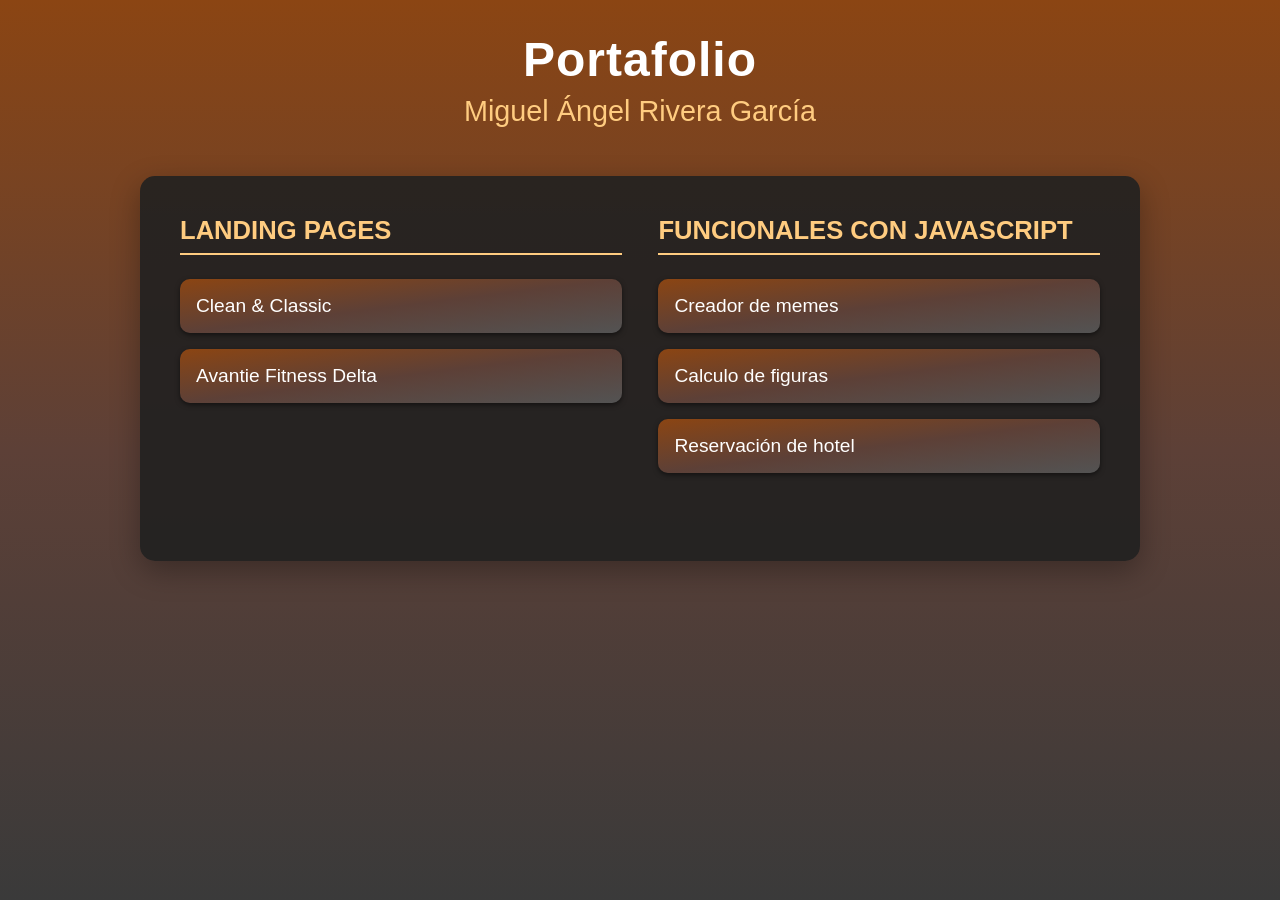
<file: index.html>
<!DOCTYPE html>
<html lang="es">
<head>
    <meta charset="UTF-8">
    <meta name="viewport" content="width=device-width, initial-scale=1.0">
    <link rel="stylesheet" href="css/estilos.css">
    <link rel="icon" href="imagenes/logotipoMiguelRivera.png" type="image/png">
    <title>Portafolio</title>
</head>
<body>
    <header>
      <h1>Portafolio</h1>
      <h3>Miguel Ángel Rivera García</h3>
    </header>
    <article>
      <div class="caja">
        <h4 class="cajabtn">Landing pages</h4>
        <div class="caja-contenido">
          <a href="./Clean&Classic/index.html">Clean & Classic</a>
          <a href="./SitioWebAvantie/index.html">Avantie Fitness Delta</a>
        </div>
      </div>
      <div class="caja">
        <h4 class="cajabtn">Funcionales con JavaScript</h4>
        <div class="caja-contenido">
          <a href="./MemeCreador/memes.html">Creador de memes</a>
          <a href="./Figuras/figuras.html">Calculo de figuras</a>
          <a href="./ReservacionHotel/hotel.html">Reservación de hotel</a>
        </div>
      </div>
    </article>
</body>
</html>
</file>
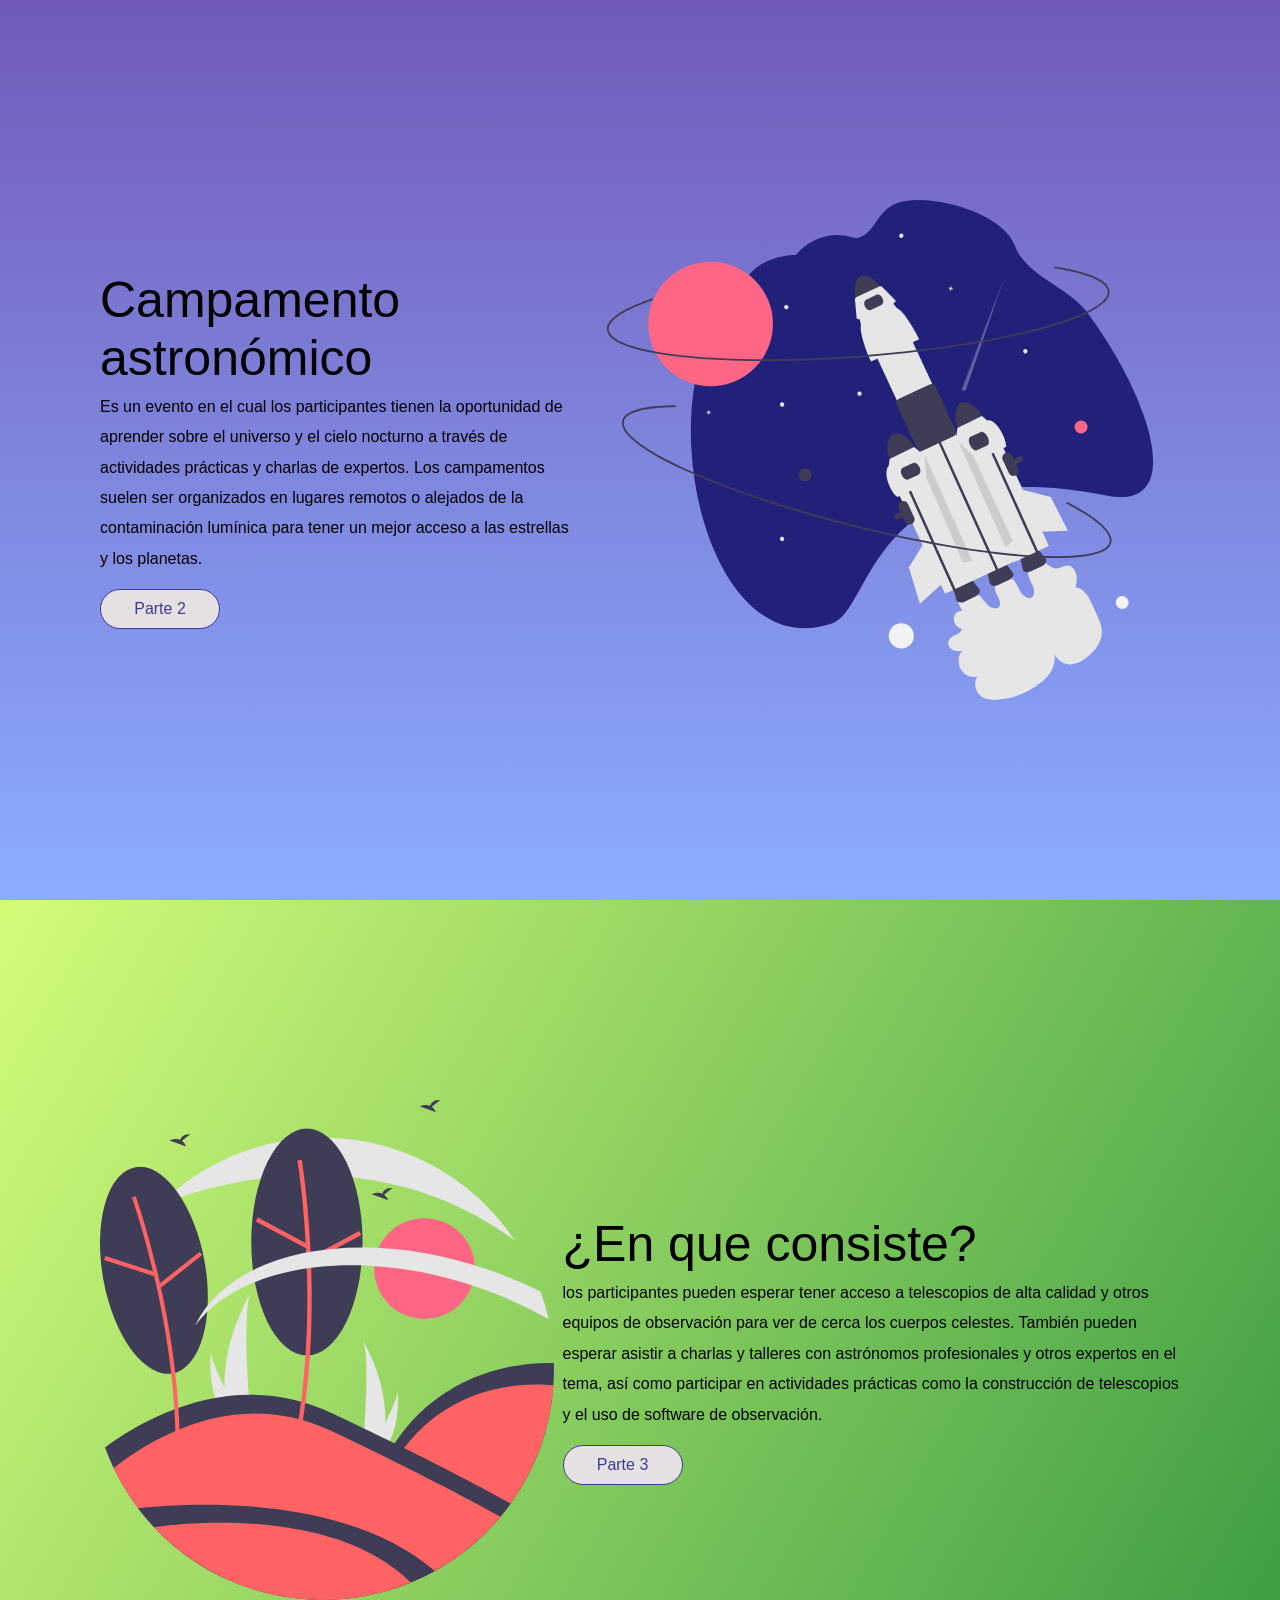
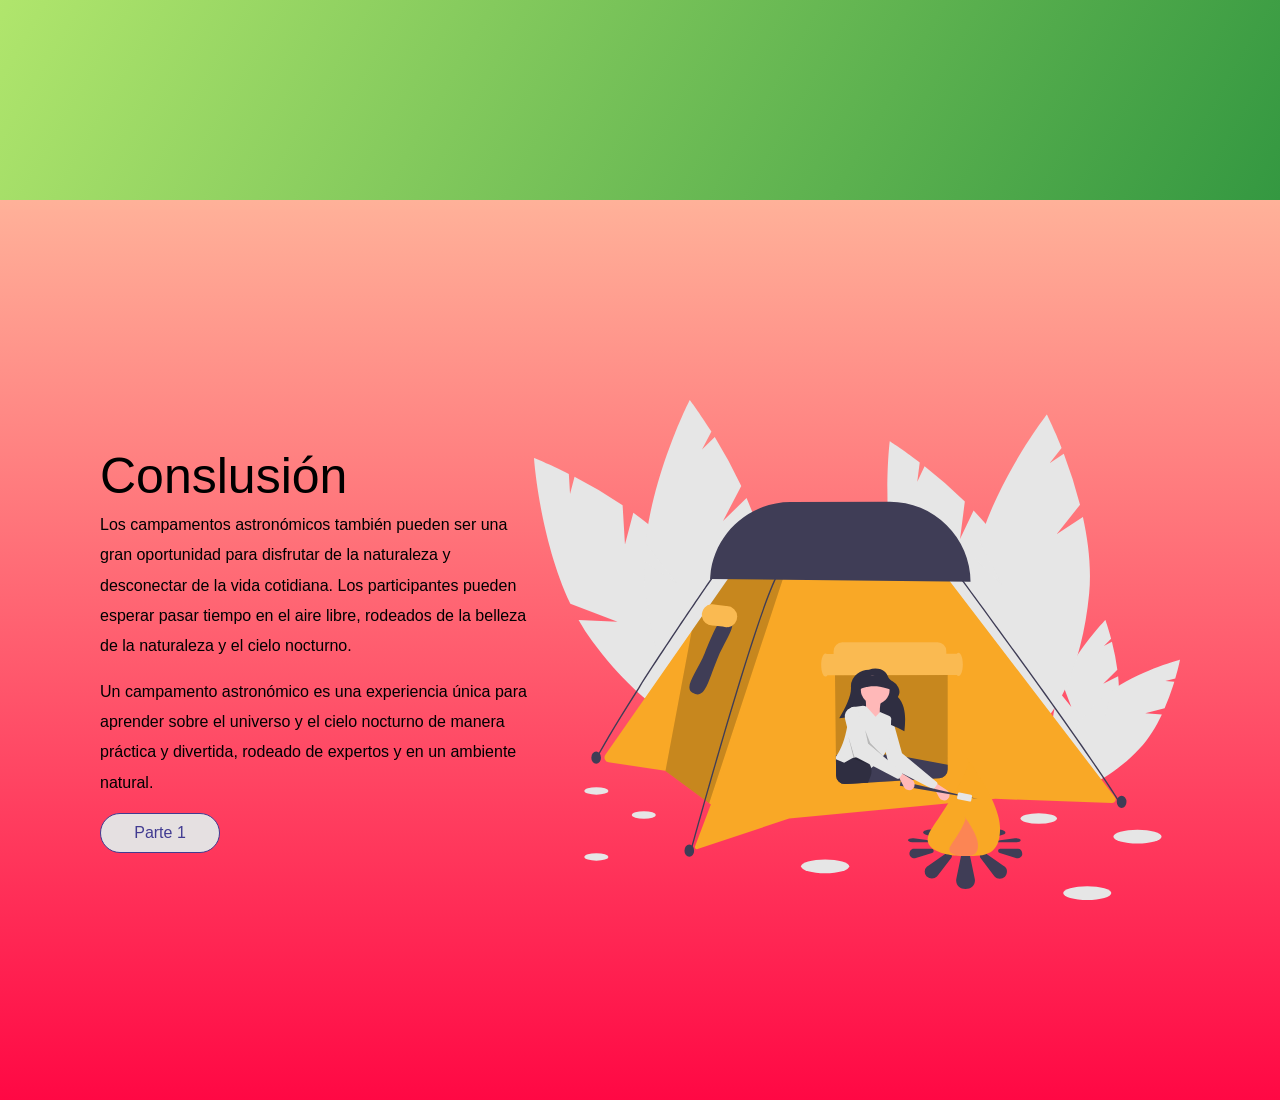
<file: Campamento-astronomico/index.html>
<!DOCTYPE html>
<html>

<head>
  <meta charset="utf-8">
  <meta name="viewport" content="width=device-width">
  <title>Efecto Smooth Scroll</title>
  <link href="css/style.css" rel="stylesheet" type="text/css" />
  <link href="css/style_anim.css" rel="stylesheet" type="text/css" />
</head>

<body>
  <!-- 1ra seccion -->
  <section id="sec1" class="contenedor">
    <section class="contenedor-texto">
      <h2>Campamento astronómico</h2>
      <p>Es un evento en el cual los participantes tienen la oportunidad de aprender sobre el universo y el cielo
        nocturno a través de actividades prácticas y charlas de expertos. Los campamentos suelen ser organizados en
        lugares remotos o alejados de la contaminación lumínica para tener un mejor acceso a las estrellas y los
        planetas.</p>
      <a href="#sec2">Parte 2</a>
    </section>
    <section class="banner_img" id="im1">
      <!-- no debe contener espacios -->
      <img src="images/cohete.svg" alt="Seccion 1" height=50px>
    </section>
    <section class="burbujas">
      <div class="burbuja"></div><!-- etiqueta de division -->
      <div class="burbuja"></div>
      <div class="burbuja"></div>
      <div class="burbuja"></div>
      <div class="burbuja"></div>
      <div class="burbuja"></div>
      <div class="burbuja"></div>
      <div class="burbuja"></div>
      <div class="burbuja"></div>
      <div class="burbuja"></div>
    </section>
  </section>
  <!-- 2da seccion -->
  <section id="sec2" class="contenedor">
    <img src="images/nature.svg" alt="Seccion 2">
    <div class="contenedor-texto">
      <h2>¿En que consiste?</h2>
      <p>los participantes pueden esperar tener acceso a telescopios de alta calidad y otros equipos de observación para
        ver de cerca los cuerpos celestes. También pueden esperar asistir a charlas y talleres con astrónomos
        profesionales y otros expertos en el tema, así como participar en actividades prácticas como la construcción de
        telescopios y el uso de software de observación.</p>
      <a href=#sec3>Parte 3</a>
    </div>

  </section>
  <!-- 3ra seccion -->
  <section id="sec3" class="contenedor">
    <div class="contenedor-texto">
      <h2>Conslusión</h2>
      <p> Los campamentos astronómicos también pueden ser una gran oportunidad para disfrutar de la naturaleza y
        desconectar de la vida cotidiana. Los participantes pueden esperar pasar tiempo en el aire libre, rodeados de la
        belleza de la naturaleza y el cielo nocturno.</p>
      <p>
        Un campamento astronómico es una experiencia única para aprender sobre el universo y el cielo nocturno de
        manera práctica y divertida, rodeado de expertos y en un ambiente natural.</p>
      <a href=#sec1>Parte 1</a>
    </div>
    <img src="images/camping.svg" alt="Seccion 3">
  </section>
</body>

</html>

<!-- unDraw -->
</file>
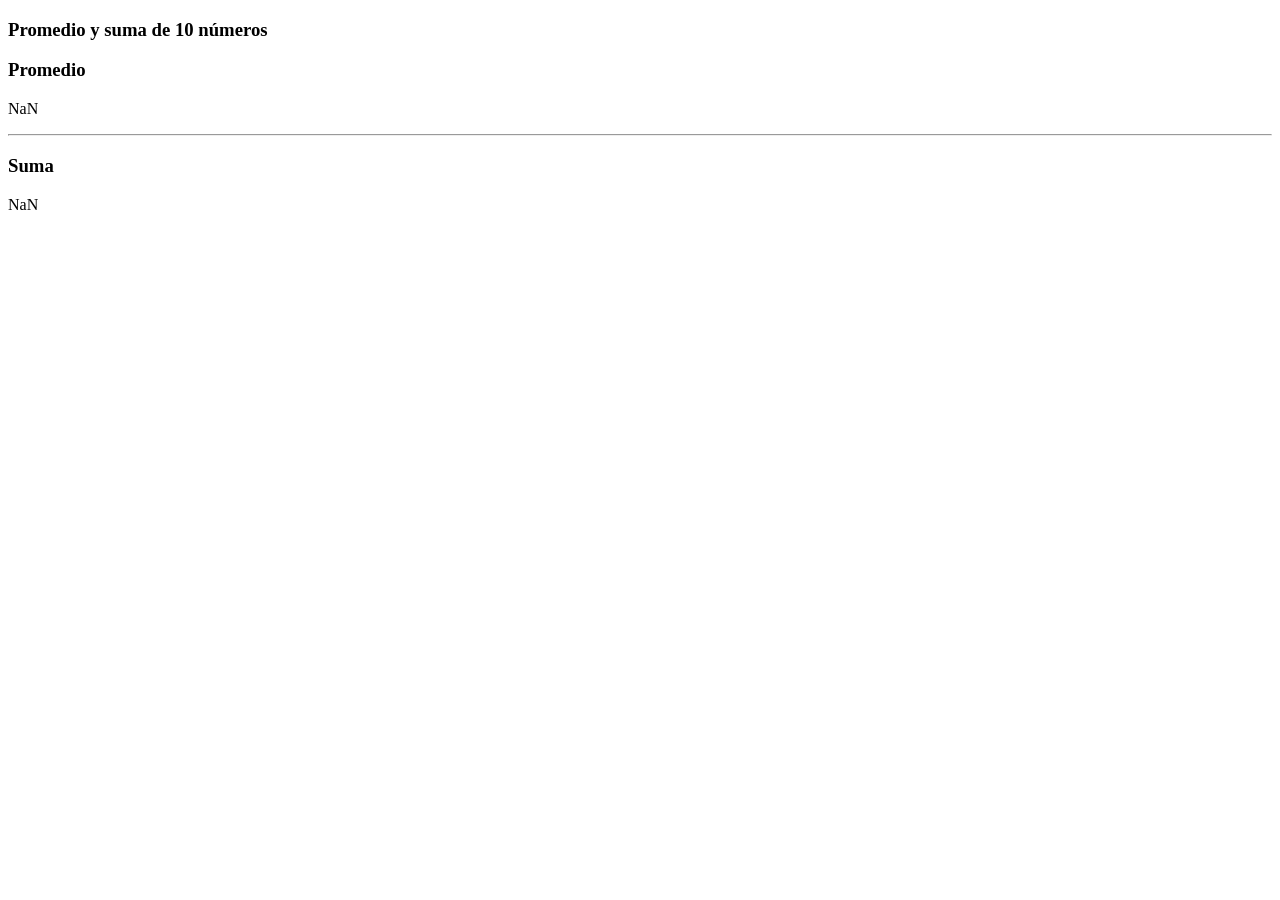
<file: promediar10.html>
<!DOCTYPE html>
<html lang="en">
<head>
    <meta charset="UTF-8">
    <meta http-equiv="X-UA-Compatible" content="IE=edge">
    <meta name="viewport" content="width=device-width, initial-scale=1.0">
    <!-- <link rel="stylesheet" href="css/estilo.css"> -->
    <title>Encuentra la letra mágica</title>
</head>
<body>
    
    <section>
        <article>
            <h1>Promedio y suma de 10 números</h1>

            <h3>Promedio</h3>
            <p id="promedio"></p>

            <hr>

            <h3>Suma</h3>
            <p id="suma"></p>
            
        </article>
    </section>
    <script src="js/promediar10.js"></script>
    
</body>
</html>
</file>
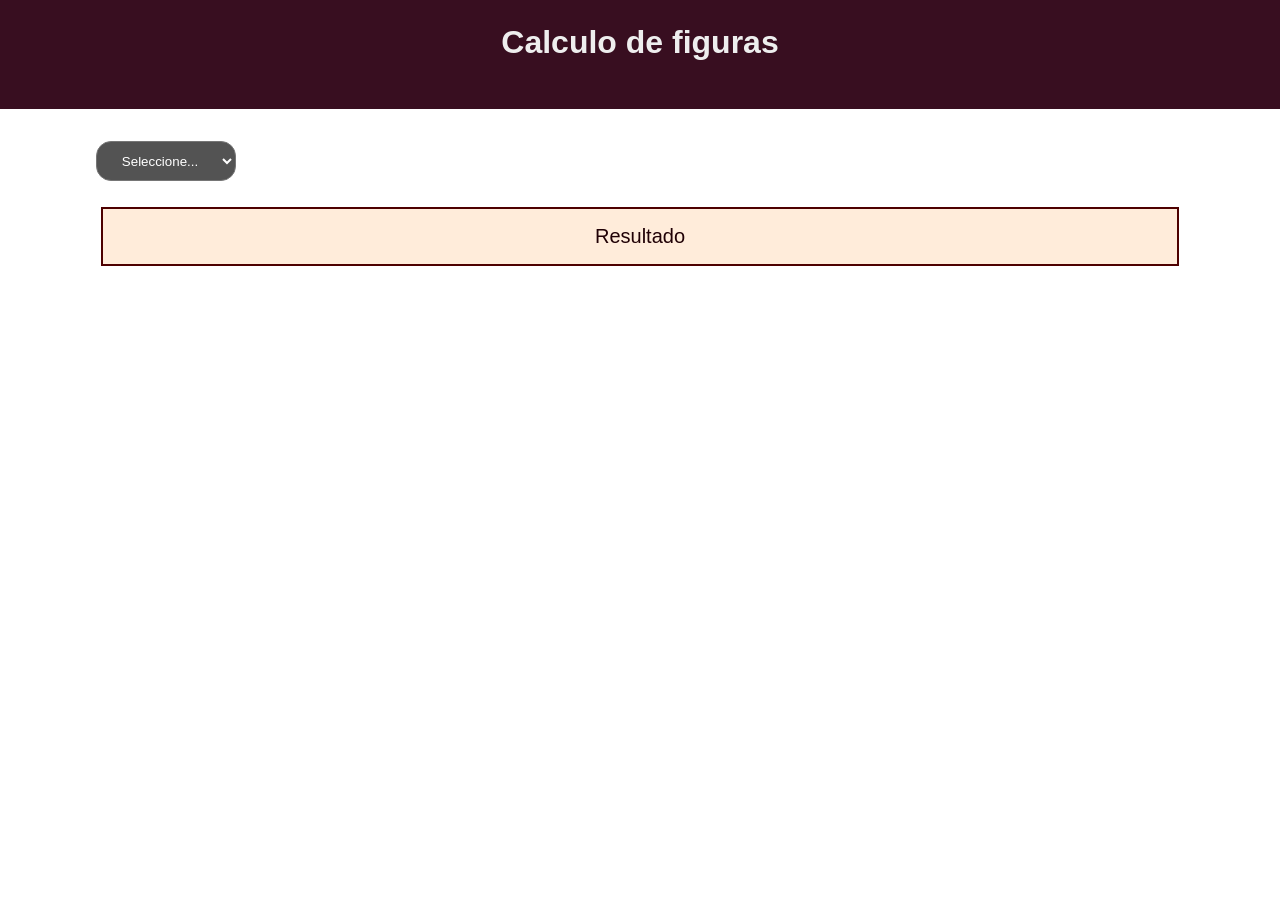
<file: Figuras/figuras.html>
<!DOCTYPE html>
<html lang="en">
<head>
    <meta charset="UTF-8">
    <meta http-equiv="X-UA-Compatible" content="IE=edge">
    <meta name="viewport" content="width=device-width, initial-scale=1.0">
    <title>Calculo de figuras</title>
    <link rel="stylesheet" href="css/figuras.css" type="text/css"/>
</head>
<body>
    <header>
            <h1>Calculo de figuras</h1>
    </header>
    <section id="todo">
        <section id="principal" class="col-sm-3">
            <select id="opciones"> 
				<option value="0" selected>Seleccione...</option>
                <option value="cuadrado">Cuadrado</option>
                <option value="triangulo">Triangulo</option>
                <option value="circulo">Circulo</option>
           </select>
        </section> 

        <section>

            <article id="cuadrado" class="caja">
                <img src="img/cuadrado.png" alt="figura">
                <label for="cuadradoLado">Su lado es de</label>
                <input type="text" name="cuadrado" id="lado" class="escribir">
                <input type="button" value="Mostrar datos"  onclick="figura.calcularArea();" placeholder="Calcular" class="boton">
           </article>
           <article id="triangulo" class="caja">
                <img src="img/triangulo.jpg" alt="figura">
                <label for="trianguloBase">Su base es de</label>
                <input type="text" name="base" id="base" class="escribir">
                <label for="trianguloAltura">Su altura es de</label>
                <input type="text" name="altura" id="altura" class="escribir">
                <input type="button" value="Mostrar datos" onclick="figura.calcularArea();" placeholder="Calcular" class="boton">
           </article>
           <article id="circulo" class="caja">
                <img src="img/circulo.jpg" alt="figura">
                <label for="circuloRadio">Su radio es de</label>
                <input type="text" name="radio" id="radio" class="escribir">
                <input type="button" value="Mostrar datos" onclick="figura.calcularArea();" placeholder="Calcular" class="boton">
           </article>

            <p id="resultado" class="res">Resultado</p>

        </section>
    </section>
    <script src="js/funcionesFigura.js"></script>
</body>
</html>
</file>
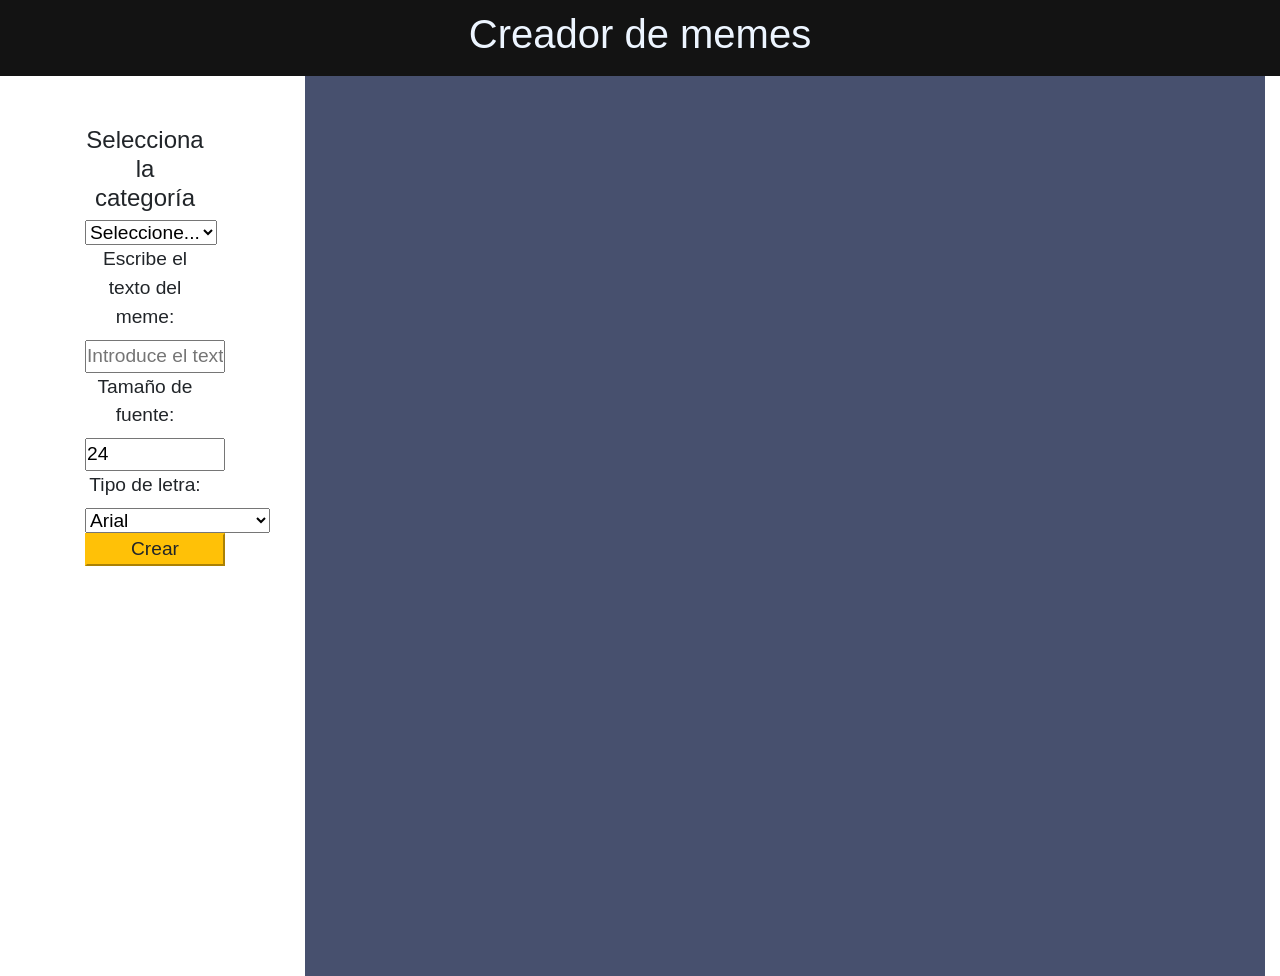
<file: MemeCreador/memes.html>
<!DOCTYPE html>
<html lang="en">
<head>
    <meta charset="UTF-8">
    <meta http-equiv="X-UA-Compatible" content="IE=edge">
    <meta name="viewport" content="width=device-width, initial-scale=1.0">
    <title>Creador de Memes</title>
    <link rel="stylesheet" href="css/estilo.css" type="text/css"/>
    <link rel="stylesheet" href="https://maxcdn.bootstrapcdn.com/bootstrap/4.5.2/css/bootstrap.min.css">
     <!-- jQuery library -->
    <script src="https://ajax.googleapis.com/ajax/libs/jquery/3.5.1/jquery.min.js"></script>
    <!-- Popper JS -->
    <script src="https://cdnjs.cloudflare.com/ajax/libs/popper.js/1.16.0/umd/popper.min.js"></script>
    <!-- Latest compiled JavaScript -->
    <script src="https://maxcdn.bootstrapcdn.com/bootstrap/4.5.2/js/bootstrap.min.js"></script>
</head>
<body>
    <header>
        <h1>Creador de memes</h1>
    </header>
    <section class="row conteiner-fluid vh-100 todo" id="todo">
        <aside id="lateral" class="col-sm-3 late">
            <h4>Selecciona la categoría</h4>
            <select id="cambiar"> 
                
				<option value="0" selected>Seleccione...</option>
                <option value="perros">Perros</option>
                <option value="dibujos">Animaciones</option>
                <option value="humanos">Humanos</option>
           </select>
           <!-- modificar texto -->
           <label for="texto">Escribe el texto del meme:</label><br>
           <input type="text" id="texto" placeholder="Introduce el texto"><br>
           
           <label for="tamanio">Tamaño de fuente:</label>
           <input type="number" id="tamano-input" min="8" max="72" value="24">
           
           <label for="tipo">Tipo de letra:</label>
           <select id="tipo-input">
             <option value="Arial">Arial</option>
             <option value="Times New Roman">Times New Roman</option>
             <option value="Verdana">Verdana</option>
             <option value="Courier New">Courier New</option>
             <option value="Impact">Impact</option>
           </select>
           
           <input type="button" class="btn-warning" onclick="texto();" value="Crear">

        </aside>  
        <section id="principal" class="col-sm-9 prin">

              <article id="perros" class="contenedor art">
                <h3>perros</h3>
                <div class="grupo">
                    <div class="col-4">
                        <img src="img/perro1.jpg" class="galeria" onclick="meme('1');" alt="uno">
                    </div>
                    <div class="col-4">
                        <img src="img/perro2.jpg" class="galeria" onclick="meme('2');" alt="uno">
                    </div>
                    <div class="col-4">
                        <img src="img/perro3.jpg" class="galeria" onclick="meme('3');" alt="uno">
                    </div>
                </div>
                <div class="memeCreado">
                    <img id="mostrar1" src="img/uno.jpg" class="galeria mo" alt="u">
                    <div class="texto-encima"><p id="txt">Texto</p></div>
                </div>
              </article>

              <article id="dibujos" class="contenedor art">
                <h3>dibujos</h3>
                <div class="grupo">
                    <div class="col-4">
                        <img src="img/dibujo1.jpg" class="galeria" onclick="meme2('1');" alt="uno">
                    </div>
                    <div class="col-4">
                        <img src="img/dibujo2.jpg" class="galeria" onclick="meme2('2');" alt="uno">
                    </div>
                    <div class="col-4">
                        <img src="img/dibujo3.jpg" class="galeria" onclick="meme2('3');" alt="uno">
                    </div>
                </div>
                <div class="memeCreado">
                    <img id="mostrar2" src="img/uno.jpg" class="galeria mo" alt="u">
                    <div class="texto-encima"><p id="txt2">Texto</p></div>
                </div>
              </article>

              <article id="humanos" class="contenedor art">
                <h3>humanos</h3>
                <div class="grupo">
                    <div class="col-4">
                        <img src="img/humano1.jpg" class="galeria" onclick="meme3('1');" alt="uno">
                    </div>
                    <div class="col-4">
                        <img src="img/humano2.jpg" class="galeria" onclick="meme3('2');" alt="uno">
                    </div>
                    <div class="col-4">
                        <img src="img/humano3.jpg" class="galeria" onclick="meme3('3');" alt="uno">
                    </div>
                </div>
                <div class="memeCreado">
                <img id="mostrar3" src="img/uno.jpg" class="galeria mo" alt="u">
                <div class="texto-encima"><p id="txt3">Texto</p></div>
                </div>
              </article>

               <!--Caja para poner el resultado-->
            <p id="resultado" class="res"></p>
        </section>
    </section>
    
     <script src="js/memes.js"></script>
    </body>
</html>
</file>
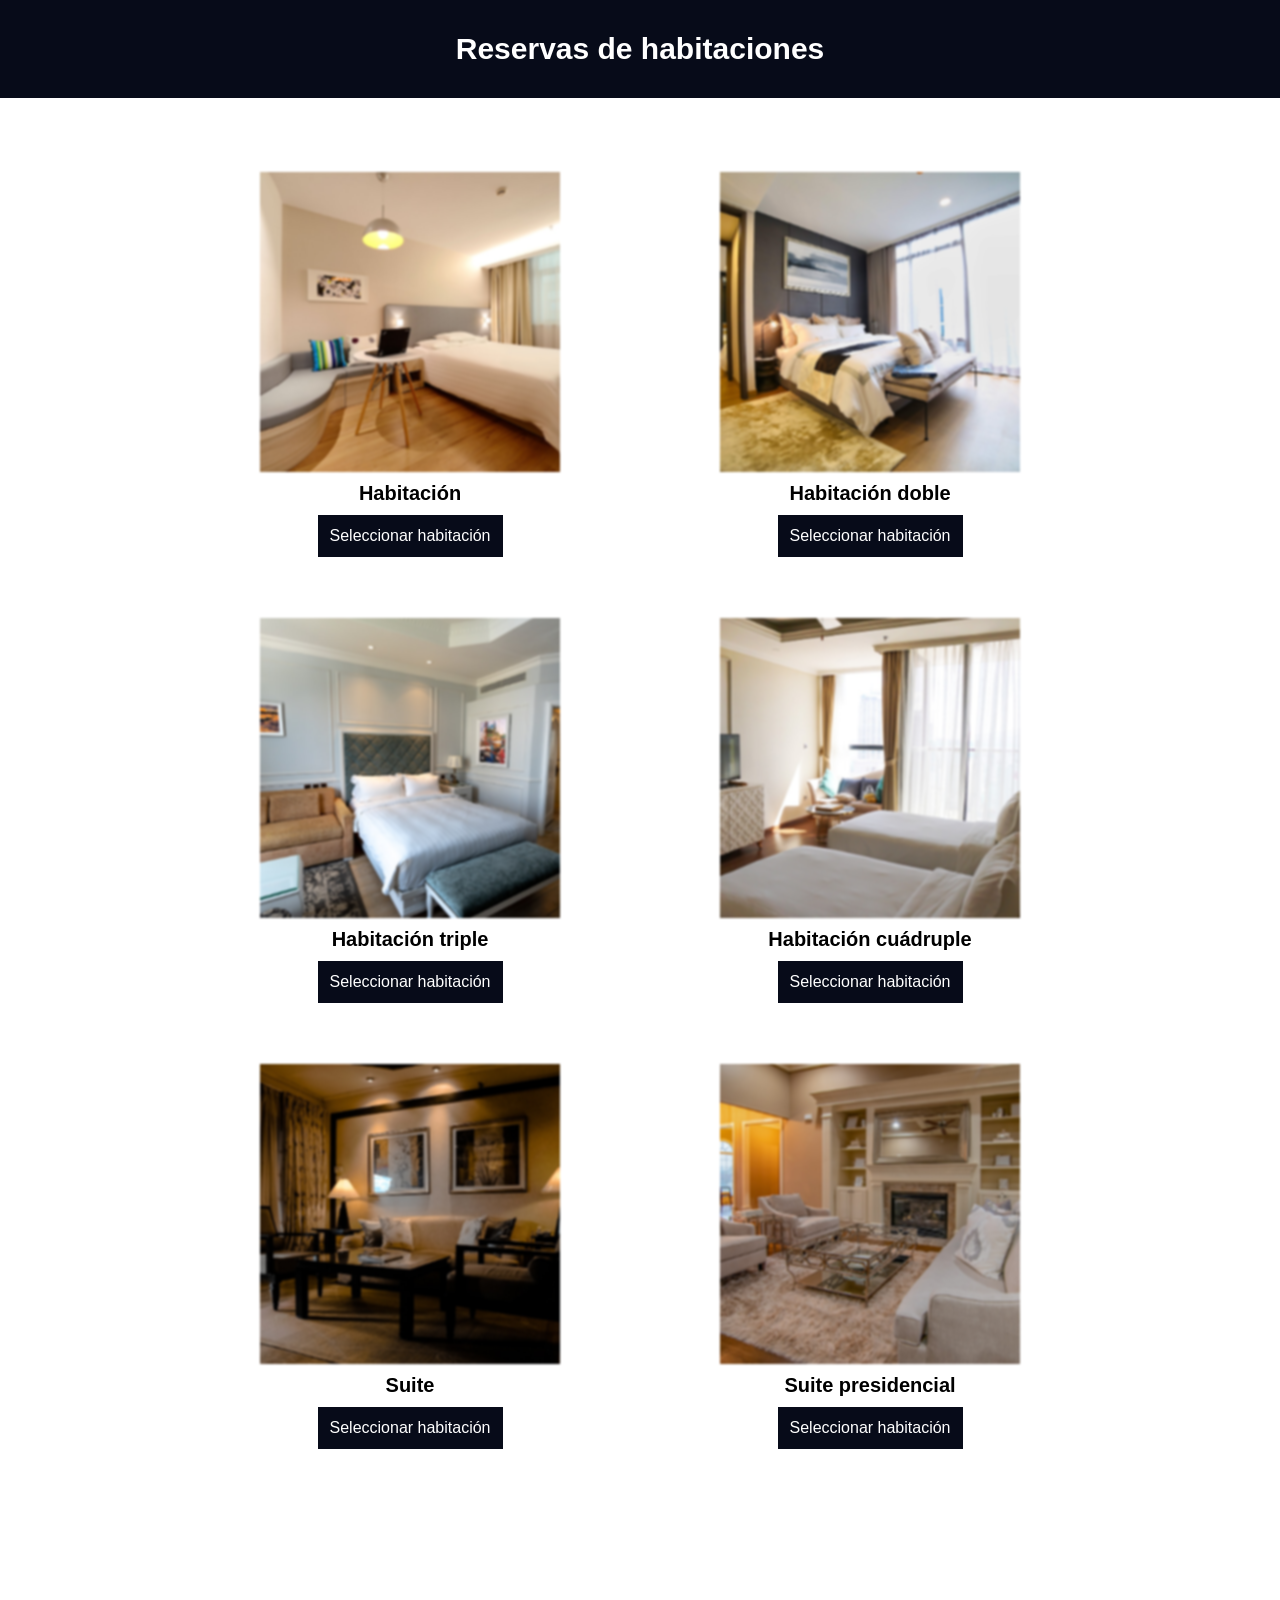
<file: ReservacionHotel/hotel.html>
<!DOCTYPE html>
<html>
<head>
    <meta charset="UTF-8">
	<title>Reservas de habitaciones</title>
	<link rel="stylesheet" href="css/estilos.css">
	<link rel="icon" type="image/png" href="https://img.freepik.com/vector-gratis/edificio-hotelero-ciudad_52683-10040.jpg?w=740&t=st=1679085684~exp=1679086284~hmac=06c7d943f6288e71bac922e18d88c8e9fd92c7f54ca8296563e173670aeae90e">
    <title>Hotel Reservaciones</title>
</head>
<body>
	<header>
		Reservas de habitaciones
	</header>
	<section>
		<article>
        <img src="img/individual.jpg">
        <h3>Habitación</h3>
            <button onclick="seleccionarHabitacion('Individual')">Seleccionar habitación</button>
        </article>
        <article>
            <img src="img/doble.jpg">
            <h3>Habitación doble</h3>
            <button onclick="seleccionarHabitacion('Doble')">Seleccionar habitación</button>
        </article>
        <article>
            <img src="img/triple.jpg">
            <h3>Habitación triple</h3>
            <button onclick="seleccionarHabitacion('Triple')">Seleccionar habitación</button>
        </article>
        <article>
            <img src="img/cuadruple.jpg">
            <h3>Habitación cuádruple</h3>
            <button onclick="seleccionarHabitacion('Cuadruple')">Seleccionar habitación</button>
        </article>
        <article>
            <img src="img/suite.jpg">
            <h3>Suite</h3>
            <button onclick="seleccionarHabitacion('Suite')">Seleccionar habitación</button>
        </article>
        <article>
            <img src="img/suite presidencial.jpg">
            <h3>Suite presidencial</h3>
            <button onclick="seleccionarHabitacion('Suite-Presidencial')">Seleccionar habitación</button>
        </article>
    </section>
    <section>
        <article id="mostrar-res">

        </article>
    </section>
        <script src="js/script.js"></script>
</body>
</html>
</file>
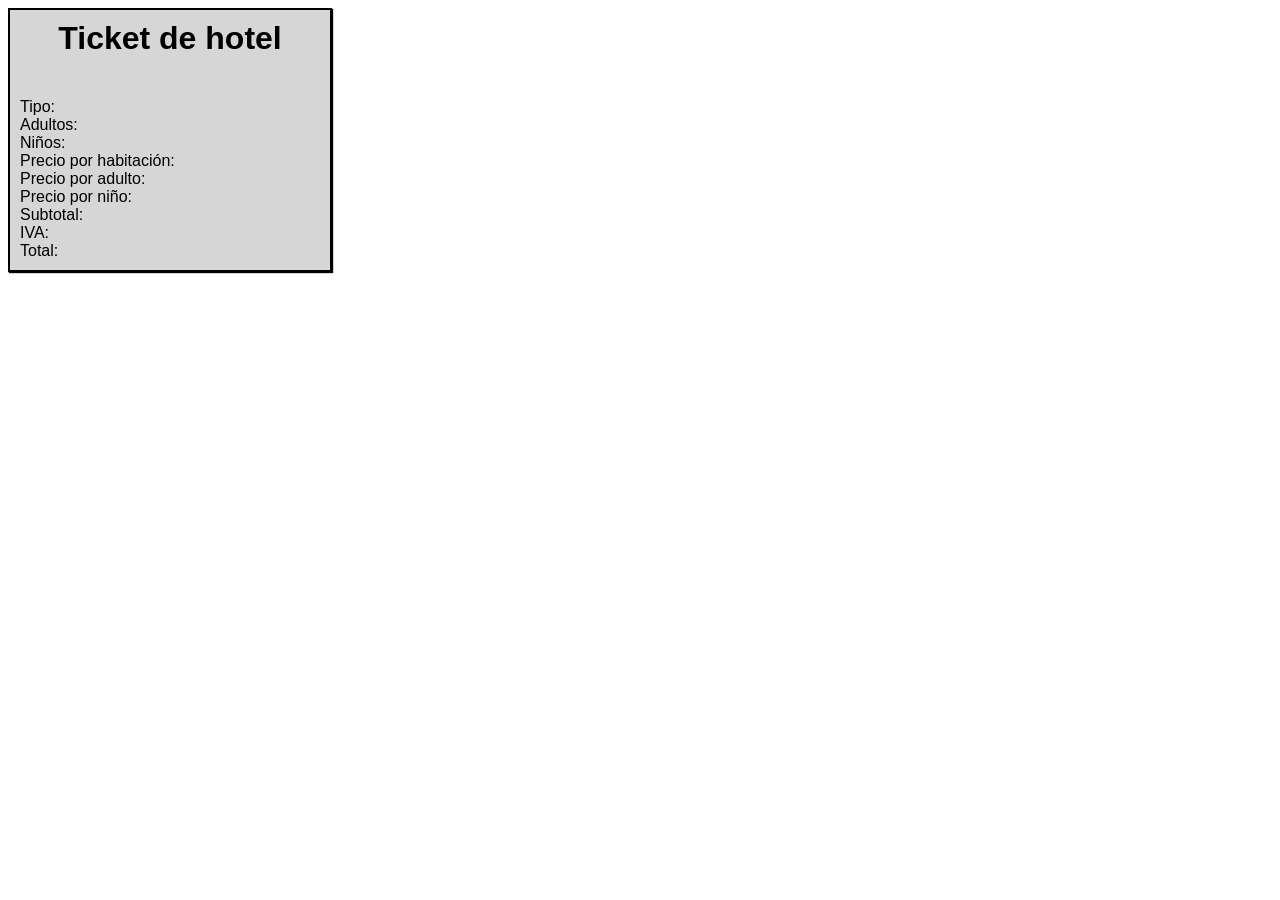
<file: ReservacionHotel/ticket.html>
<!DOCTYPE html>
<html>
<head>
	<meta charset="UTF-8">
	<title>Ticket de reserva</title>
	<link rel="stylesheet" href="css/ticket.css">
    <title>Ticket Hotel Reservaciones</title>
</head>
<body>
	<div class="ticket">
        <h1>Ticket de hotel</h1>
        <div class="datos">
          <p><div class="nombre">Tipo:</div><div id="habitacion" class="res"></div></p>
          <p><div class="nombre">Adultos:</div><div id="adultos" class="res"></div></p>
          <p><div class="nombre">Niños:</div><div id="ninios" class="res"></div></p>
          <p><div class="nombre">Precio por habitación:</div><div id="precioHabitacion" class="res"></div></p>
          <p><div class="nombre">Precio por adulto:</div><div id="precioAdulto" class="res"></div></p>
          <p><div class="nombre">Precio por niño:</div><div id="precioNinio" class="res"></div></p>
          <p><div class="nombre">Subtotal:</div><div id="subtotal" class="res"></div></p>
          <p><div class="nombre">IVA:</div><div id="iva" class="res"></div></p>
          <p><div class="nombre">Total:</div><div id="total" class="res"></div></p>
        </div>
      </div>
      

	<script src="js/ticket.js"></script>
</body>
</html>
</file>
<file: css/estilos.css>
* {
    padding: 0;
    margin: 0;
    box-sizing: border-box;
  }

  body {
    background: linear-gradient(to bottom, #8b4513, #5d4037, #3a3a3a) no-repeat;
    color: #fff;
    font-family: 'Montserrat', sans-serif;
    height: 100vh;
    padding-bottom: 2rem;
    display: flex;
    flex-direction: column;
    align-items: center;
  }

  header {
    text-align: center;
    margin-top: 2rem;
  }

  h1 {
    font-size: 3rem;
    letter-spacing: 1px;
    margin-bottom: 0.5rem;
  }

  h3 {
    font-size: 1.8rem;
    font-weight: 300;
    margin-bottom: 3rem;
    color: #ffcc80;
  }

  article {
    width: 90%;
    max-width: 1000px;
    background-color: rgba(33, 33, 33, 0.9);
    border-radius: 15px;
    padding: 2.5rem;
    box-shadow: 0 10px 30px rgba(0, 0, 0, 0.3);
    display: flex;
    flex-wrap: wrap;
    justify-content: space-between;
  }

  .caja {
    flex-basis: 48%;
    margin-bottom: 2rem;
    transition: transform 0.3s;
  }
/* 
  .caja:hover {
    transform: scale(1.05);
  } */

  .cajabtn {
    font-size: 1.6rem;
    color: #ffcc80;
    border-bottom: 2px solid #ffcc80;
    padding-bottom: 0.5rem;
    margin-bottom: 1.5rem;
    text-transform: uppercase;
  }

  .caja-contenido {
    display: flex;
    flex-direction: column;
  }

  .caja-contenido a {
    display: block;
    color: #fff;
    font-size: 1.2rem;
    padding: 1rem;
    margin-bottom: 1rem;
    background: linear-gradient(to bottom right, #8b4513, #5d4037, #535353);
    border-radius: 10px;
    text-decoration: none;
    box-shadow: 0 2px 5px rgba(0, 0, 0, 0.5);
    transition: background 0.3s, transform 0.3s;
  }

  .caja-contenido a:hover {
    background: linear-gradient(to bottom right, #d2691e, #a0522d, #8b4513);
    transform: translateY(-5px);
    box-shadow: 0 5px 15px rgba(0, 0, 0, 0.5);
  }

  .caja-contenido a:active {
    transform: translateY(2px);
    box-shadow: 0 0px 5px rgba(0, 0, 0, 0.5);
  }

  @media (max-width: 768px) {
    .caja {
      flex-basis: 100%;
    }
  }
</file>
<file: Campamento-astronomico/css/style.css>
*{
  margin:0;
  padding:0;
  box-sizing:border-box;
  font-family:Arial, Helvetica, sans-serif;
  
}
p{
  line-height: 1.9em;
}
html{
  scroll-behavior: smooth;
}
}
body{
  font-family:Arial, Helvetica, sans-serif;
}
section.contenedor{
  height:650px;
  display:flex;
  justify-content:space-evenly;
  padding:0 100px;
  align-items:center;
}

#sec1{
  background-image: linear-gradient(to top, #8aadff 0%, #725bb9 100%);
}/* .burbuja:nth-child(1) la etiqueta section que aparezca en html / se aplica al primer section */

section h2{
  font-size:50px;
  font-weight:500;
  margin-bottom:5px;
}/* h2 selector tipo etiqueta no requiere # */

section p{
  font-weight:300;
  margin-bottom:15px;
}

section img{
  height: 500px;
}

a{
  display:inline-block;
  border: 1px solid #413b91;
  text-decoration:none;
  color:#413b91;
  width: 120px;
  text-align:center;
  background-color:#e5e0e1;
  border-radius:50px;
  padding: 10px 2px;
}

#sec2{
  background-image: linear-gradient(120deg, #d4fc79 0%, #349841 100%);
}

#sec3{
  background-image: linear-gradient(to top, #ff0844 0%, #ffb199 100%);
  background-size:500%;
  animation: fondo 6s infinite;
};

@keyframes fondo{
  0%{background-position: 0% 50%;}
  50%{background-position: 100% 50%;}
  100%{background-position: 0% 50%;}
}
/*body>section.contenedor{*/
/* dentro de etiquete body, lo que sea contenedor de section 

float: right;
*/


/* 
https://webgradients.com/ 
*/
/**/
</file>
<file: Campamento-astronomico/css/style_anim.css>
#sec1, #sec2, #sec3{
  height: 100vh;
}/* vh=viewport toma la pagina para el tamaño */

.banner_img{
  animation:movimiento 2.5s linear infinite;
}
.banner_img img{
  width:600px;
  display:block;
}

/*burbujas*/
.burbuja{
  border-radius: 50%;
  background-color:#fff;
  opacity:0;
  position:absolute;
  bottom:0px;
  animation:burbujas 3s linear infinite;
}/*1-100% de transparencia*/
.burbuja:nth-child(1){
  width:140px;
  height:140px;
  left:5%;
  animation-duration:3.8s;
  animation-delay:7.3s;
}
.burbuja:nth-child(2){
  width:100px;
  height:100px;
  left:15%;
  animation-duration:4.5s;
  animation-delay:4.5s;
}
.burbuja:nth-child(3){
  width:65px;
  height:65px;
  left:25%;
  animation-duration:3.3s;
  animation-delay:0.5s;
}
.burbuja:nth-child(4){
  width:145px;
  height:145px;
  left:35%;
  animation-duration:6.5s;
  animation-delay:6.5s;
}
.burbuja:nth-child(5){
  width:120px;
  height:120px;
  left:45%;
  animation-duration:4.8s;
  animation-delay:1.2s;
}
.burbuja:nth-child(6){
  width:70px;
  height:70px;
  left:55%;
  animation-duration:3.6s;
  animation-delay:5.8s;
}
.burbuja:nth-child(7){
  width:110px;
  height:110px;
  left:65%;
  animation-duration:4.7s;
  animation-delay:2.7s;
}
.burbuja:nth-child(8){
  width:75px;
  height:75px;
  left:75%;
  animation-duration:5.7s;
  animation-delay:1.4s;
}
.burbuja:nth-child(9){
  width:150px;
  height:150px;
  left:85%;
  animation-duration:7.4s;
  animation-delay:0.3s;
}
.burbuja:nth-child(10){
  width:90px;
  height:90px;
  left:48%;
  animation-duration:4.9s;
  animation-delay:3.8s;
}

/*animaciones*/
@keyframes movimiento{
  0%{transform:translateY(0);}
  60%{transform:translateY(60px);}
  100%{transform:translateY(0);}
}
@keyframes burbujas{
  0%{bottom:0; opacity:0;}
  25%{transform:translateX(50px);}
  50%{opacity:0.4;transform:translateX(25px);}
  100%{bottom:100vh; opacity:0;transform:translateX(50px);}
}


/**/
</file>
<file: Figuras/css/figuras.css>
*{
	margin:0;
	padding:0;
	box-sizing:border-box;
}

html{
	font-size:16px;
	font-family: Verdana, Geneva, Tahoma, sans-serif;
}

header{
	text-align:center;
    padding-top: 1.5rem;
    padding-bottom: 3rem;
    background-color: #380e20;
    color: #eeeeee;
}
section{
    font-size: 20px;
    display: block;
    padding-top: 1rem;
    margin: 0 auto;
    padding-left: 3rem;
    padding-right: 3rem;
}
select{
    border-radius: 15px;
    width: 140px;
    height: 40px;
    text-align: center;
    background-color: #535353;
    color: #fff;
    font-family: 'Segoe UI', Tahoma, Geneva, Verdana, sans-serif;
    margin: 0 auto;
}
#opciones:hover{
    background-color: #27161d;
}

.escribir{
    border-radius: 10px;
    border-style: none;
    background-color: rgb(226, 191, 151);
    color: #141414;
    width: 50px;
    height: 30px;
    text-align: center;
}
.caja{
    width:99%;
    padding:10px;
    margin:10px auto;
    text-align:center;
    display:none;
}
.res{
    width:99%;
    line-height:35px;
    border:solid 2px #4e0000;
    padding:10px;
    margin:10px auto;
    text-align: center;
    color: #200005;
    background-color: #ffecda;
}

.boton{
    border: none;
    border-radius: 30px;
    background-color: #463218;
    color: #fff;
    width: 110px;
    height: 40px;
    margin-left: 3rem;
}
.boton:hover{
    background-color: #706c59;
}

input,label{
    vertical-align: middle;
}

img{
    width: 90px;
    height: auto;
    vertical-align: middle;
}
</file>
<file: MemeCreador/css/estilo.css>
*{
	margin:0;
	padding:0;
	box-sizing:border-box;
}

html{
	font-size:16px;
}

#todo{
    height:500px;}
header{
	background-color:#131313;
	text-align:center;
    color:#edf5ff;
		display:block;
		padding:10px 0px;
		font-size:1.5rem;
 }		
section{
	/* background-color: #cecece; */
	font-size:1.2rem;
	width: 100%;
    height: 100%;
}
#lateral{
    text-align:center;
    padding: 50px 100px; 
}
select{
	display:block;
	margin:0px auto;
}
article{
		width:100%;
        height: 100%;
		padding:10px;
		margin:0 auto;
		text-align:center;
		display:none;
	}

/* 
	#imagenes{
		display: inline-flex;
		justify-content: center;
	} */
	#foto{
		display: block;
		margin: 0 auto;
	}
	.galeria{
		display: block;
		margin-top: 1rem;
		width: 20%;
		height: 20%;
		object-fit:cover;
	}

    img .galeria:hover{
		text-decoration:none;
		color:rgba(255,255,255,0.4);
	}

    .memeCreado{
        width: 50%;
        margin: 0 auto;
        position: relative;
    }
    .memeCreado img{
        width: 100%;
        text-align: center;
        margin: 0 auto;
        margin-top: 1rem;
    }
    .texto-encima{
        position: absolute;
        top: 50%;
        width: 100%;
        text-align: center;
        font-size: 28px;
        }
    .grupo{
        text-align: center;
        width: 100%;
        display: inline-flex;
        margin: 0 auto;
    }
    .grupo img{
        margin: 0 auto;
        width: 60%;
        height: auto;
    }

    input{
        width: 140px;
        margin-top: 1rem;
    }


    .contenedor{
        display: inline-block;
        text-align: center;
        margin: 0 auto;
        text-align:center;
		display:none;
    }
    .texto-encima{
        position: absolute;
        top: 10px;
        left: 10px;
        color: white;
    }


    .lat{
        background-color: rgb(143, 143, 143);
		height: 100%;
    }
    .prin{
        background-color: rgb(71, 80, 110);
    }
</file>
<file: ReservacionHotel/css/estilos.css>
*{
    margin: 0;
    padding: 0;
    font-family: Arial, Helvetica, sans-serif;
}
header {
	background: rgb(7,11,25);
	color: white;
	padding: 10px;
	text-align: center;
	font-size: 30px;
	font-weight: bold;
	padding-top: 2rem;
	padding-bottom: 2rem;
}

section {
	display: flex;
	flex-wrap: wrap;
	justify-content: space-around;
	align-items: center;
	padding: 3rem 10rem 3rem 10rem;
	margin: 20px;
}

article {
	display: flex;
	flex-direction: column;
	align-items: center;
	width: 300px;
	margin-bottom: 3rem;
	padding: 0.4rem;
}

article img {
	width: 100%;
	height: 300px;
	object-fit: cover;
	filter: blur(1px);
}

article:hover img {
	filter: blur(0px);
	transform: scale(1.05);
	transition: all 0.4s ease-in-out;
}

article h3 {
	margin-top: 10px;
	margin-bottom: 10px;
	font-size: 20px;
	font-weight: bold;
	text-align: center;
}

article button {
	padding: 10px;
	font-size: 16px;
	background-color: rgb(7,11,25);
	border: 2px solid rgb(7,11,25);
	color: white;
	cursor: pointer;
}

article button:hover {
	padding: 10px;
	font-size: 16px;
	background-color: white;
	color: rgb(7,11,25);
	border: 2px solid rgb(7,11,25);
}

#registro {
	padding: 3rem 7rem;
	background: rgb(6,20,36);
background: linear-gradient(171deg, rgba(6,20,36,1) 0%, rgba(0,4,21,1) 100%);
color: white;
	display: flex;
  	justify-content: center;
	align-items: center;
	margin: 0;
	width: 100%;
	height: auto;
}

.recibir {
	display: block;
	margin-bottom: 10px;
	font-size: 16px;
	font-weight: bold;
	width: 50px;
	margin-right: 10px;
	padding: 5px;
	font-size: 16px;
	
}

#registro button {
	margin-top: 10px;
	padding: 10px;
	font-size: 16px;
	background-color: rgb(245, 131, 25);
	color: rgb(0, 0, 0);
	border: 2px solid rgb(7,11,25);
}

#registro button:hover {
	background-color: rgb(126, 182, 255);
	color: rgb(7,11,25);
	border: 2px solid rgb(7,11,25);
}

#mostrar-res{
	width: 100%;
	height: auto;
	padding-top: 1rem;
	padding-bottom: 1rem;
	margin: 0;
	display: flex;
  	justify-content: center;
	align-items: center;
}

/* .div-form p{
	display: block;
} */

.div-form{
	display: inline-flex;
	text-align: center;
	margin: 0 auto;

}

.info-precios{
	width: 80px;
	background-color: rgb(255, 249, 184);
	padding: 5px;
	font-size: 16px;
	display: block;
	margin-bottom: 10px;
	font-size: 16px;
	font-weight: bold;
}
.info{
	width: 80px;
	background-color: rgb(255, 203, 125);
	padding: 5px;
	font-size: 16px;
	display: block;
	margin-bottom: 10px;
	font-size: 16px;
	font-weight: bold;
}

input{
	text-align: center;
	margin-bottom: 5px;
	text-align: center;
	margin: 0 auto;
}
label{
	margin-top: 15px;
	margin-bottom: 5px;
	margin-left: 15px;
	text-align: center;
	margin: 0 auto;
	vertical-align: middle;
	padding: 10px;
}
h4{
	margin-top: 10px;
	margin-bottom: 5px;
}
</file>
<file: ReservacionHotel/css/ticket.css>
.ticket {
	width: 300px;
    height: auto;
	padding: 10px;
	background-color: #d6d6d6;
	border: 2px solid #000;
	box-shadow: 1px 1px 1px #000;
	font-family: Arial, sans-serif;
}
.res {
    float: right;
}

div{
    display: inline-block;
	
}

.ticket h1 {
	text-align: center;
	margin-top: 0;
}

.ticket .datos {
	margin-top: 20px;
}

.ticket p {
	margin: 0;
	line-height: 1.5;
    display: block;
}

.ticket strong {
	display: inline-block;
	width: 120px;
}

.ticket span {
	display: inline-block;
	text-align: right;
	width: 150px;
}
.datos{
	align-items: center;
	width: 300px;
	
}
</file>
